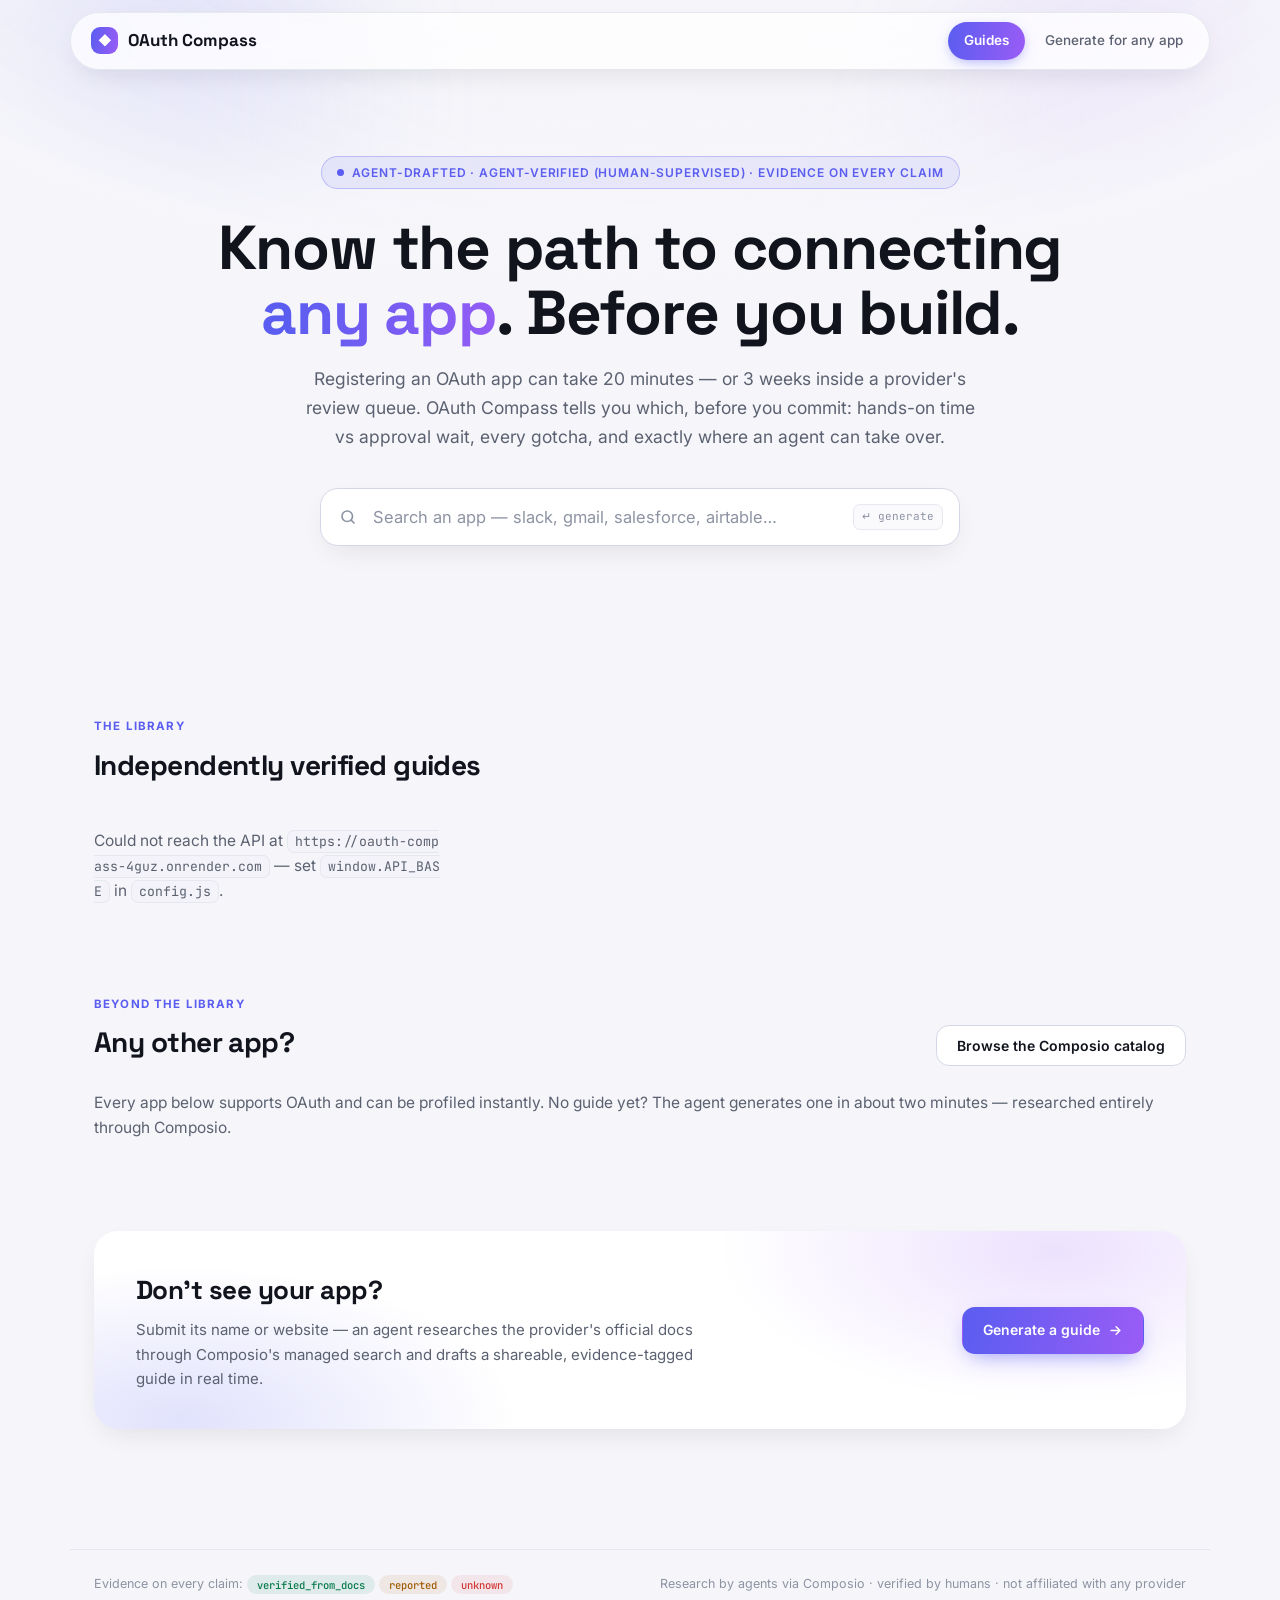
<file: frontend/index.html>
<!DOCTYPE html>
<html lang="en">
<head>
  <meta charset="UTF-8">
  <meta name="viewport" content="width=device-width, initial-scale=1.0">
  <title>OAuth Compass — know the path to connecting any app</title>
  <link rel="stylesheet" href="./style.css?v=3">
</head>
<body>
  <div class="aurora" aria-hidden="true"><span class="a1"></span><span class="a2"></span><span class="a3"></span></div>
  <header class="topbar">
    <a class="brand" href="./index.html"><span class="brand-mark">◆</span> OAuth Compass</a>
    <nav class="topnav">
      <a href="./index.html" class="active">Guides</a>
      <a href="./generate.html">Generate for any app</a>
    </nav>
  </header>
  <main class="container">
    <section class="hero">
      <span class="kicker"><span class="pulse"></span> Agent-drafted · agent-verified (human-supervised) · evidence on every claim</span>
      <h1>Know the path to connecting<br><span class="grad">any app</span>. Before you build.</h1>
      <p class="hero-sub">Registering an OAuth app can take 20 minutes — or 3 weeks inside a provider's
      review queue. OAuth Compass tells you which, before you commit: hands-on time vs approval wait,
      every gotcha, and exactly where an agent can take over.</p>
      <div class="search-wrap">
        <span class="search-icon"><svg width="18" height="18" viewBox="0 0 24 24" fill="none" stroke="currentColor" stroke-width="2.2" stroke-linecap="round"><circle cx="11" cy="11" r="7"/><path d="m20 20-3.5-3.5"/></svg></span>
        <input id="search-box" type="search" placeholder="Search an app — slack, gmail, salesforce, airtable…" autocomplete="off">
        <span class="search-hint">↵ generate</span>
        <div id="search-results" class="search-results" hidden></div>
      </div>
      <div class="stats" id="stats"></div>
      <div class="ticker-wrap" aria-hidden="true"><div class="ticker" id="ticker"></div></div>
    </section>

    <section class="section reveal">
      <div class="section-head">
        <div><p class="kicker2">The library</p><h2>Independently verified guides</h2></div>
        <span class="muted text-small" id="lib-count"></span>
      </div>
      <div class="grid" id="grid"></div>
    </section>

    <section class="section reveal">
      <div class="section-head">
        <div><p class="kicker2">Beyond the library</p><h2>Any other app?</h2></div>
        <button id="catalog-toggle" class="btn" type="button">Browse the Composio catalog</button>
      </div>
      <p class="muted" style="margin-top:0;">Every app below supports OAuth and can be profiled instantly.
      No guide yet? The agent generates one in about two minutes — researched entirely through Composio.</p>
      <div id="catalog-panel" class="grid" hidden></div>
      <div id="catalog-status" class="muted text-small" hidden></div>
    </section>

    <section class="cta reveal">
      <div>
        <h2>Don't see your app?</h2>
        <p class="muted">Submit its name or website — an agent researches the provider's official docs through
        Composio's managed search and drafts a shareable, evidence-tagged guide in real time.</p>
      </div>
      <a class="btn btn-primary" href="./generate.html">Generate a guide
        <svg width="15" height="15" viewBox="0 0 24 24" fill="none" stroke="currentColor" stroke-width="2.4" stroke-linecap="round" stroke-linejoin="round"><path d="M5 12h14M13 6l6 6-6 6"/></svg>
      </a>
    </section>
  </main>
  <footer class="footer">
    <span>Evidence on every claim:
      <span class="ev ev-verified_from_docs">verified_from_docs</span>
      <span class="ev ev-reported">reported</span>
      <span class="ev ev-unknown">unknown</span>
    </span>
    <span>Research by agents via Composio · verified by humans · not affiliated with any provider</span>
  </footer>
  <script src="./config.js"></script>
  <script src="./app.js" defer></script>
</body>
</html>
</file>
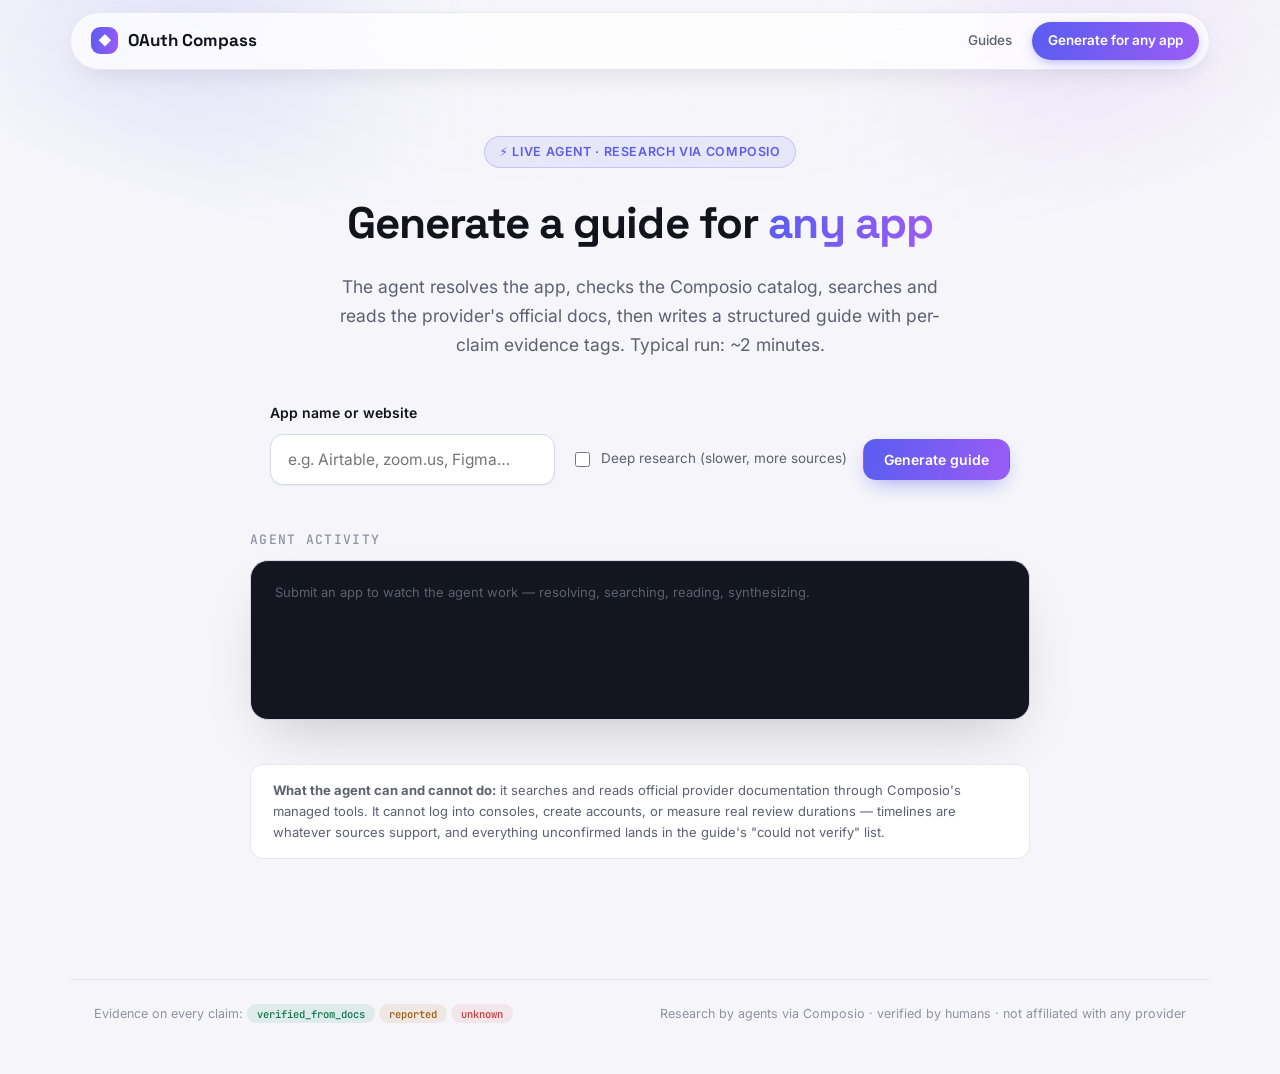
<file: frontend/generate.html>
<!DOCTYPE html>
<html lang="en">
<head>
  <meta charset="UTF-8">
  <meta name="viewport" content="width=device-width, initial-scale=1.0">
  <title>Generate a guide — OAuth Compass</title>
  <link rel="stylesheet" href="./style.css?v=3">
</head>
<body>
  <div class="aurora" aria-hidden="true"><span class="a1"></span><span class="a2"></span><span class="a3"></span></div>
  <header class="topbar">
    <a class="brand" href="./index.html"><span class="brand-mark">◆</span> OAuth Compass</a>
    <nav class="topnav">
      <a href="./index.html">Guides</a>
      <a href="./generate.html" class="active">Generate for any app</a>
    </nav>
  </header>
  <main class="container">
    <section class="gen-hero">
      <span class="kicker" style="display:inline-flex;align-items:center;gap:8px;font-size:12.5px;font-weight:600;letter-spacing:.05em;text-transform:uppercase;color:var(--accent);background:var(--accent-soft);border:1px solid color-mix(in srgb, var(--accent) 25%, transparent);padding:5px 14px;border-radius:999px;margin-bottom:20px;">⚡ Live agent · research via Composio</span>
      <h1>Generate a guide for <span class="grad" style="background:var(--grad);-webkit-background-clip:text;background-clip:text;color:transparent;">any app</span></h1>
      <p class="hero-sub" style="color:var(--ink-soft);max-width:640px;margin:0 auto;">The agent resolves the app, checks the Composio catalog, searches and reads the provider's official docs,
      then writes a structured guide with per-claim evidence tags. Typical run: ~2 minutes.</p>
    </section>

    <section class="gen-controls">
      <label class="form-label" for="gen-input">App name or website</label>
      <div class="gen-row">
        <input id="gen-input" class="form-control" type="text" placeholder="e.g. Airtable, zoom.us, Figma…">
        <label class="form-check">
          <input type="checkbox" id="gen-deep" class="form-check-input">
          <span>Deep research (slower, more sources)</span>
        </label>
        <button id="gen-btn" class="btn btn-primary" type="button">Generate guide</button>
      </div>
    </section>

    <section class="gen-progress-wrap">
      <h2>Agent activity</h2>
      <div id="gen-progress" class="gen-progress" aria-live="polite">
        <div class="muted" id="gen-idle" style="font-family:var(--font);">Submit an app to watch the agent work — resolving, searching, reading, synthesizing.</div>
      </div>
    </section>

    <section id="gen-result" class="gen-result" hidden>
      <a id="gen-result-link" class="btn btn-primary" href="#">Open the guide →</a>
    </section>

    <section class="gen-note">
      <strong>What the agent can and cannot do:</strong> it searches and reads official provider documentation
      through Composio's managed tools. It cannot log into consoles, create accounts, or measure real review
      durations — timelines are whatever sources support, and everything unconfirmed lands in the guide's
      "could not verify" list.
    </section>
  </main>
  <footer class="footer">
    <span>Evidence on every claim:
      <span class="ev ev-verified_from_docs">verified_from_docs</span>
      <span class="ev ev-reported">reported</span>
      <span class="ev ev-unknown">unknown</span>
    </span>
    <span>Research by agents via Composio · verified by humans · not affiliated with any provider</span>
  </footer>
  <script src="./config.js"></script>
  <script src="./app.js" defer></script>
</body>
</html>
</file>
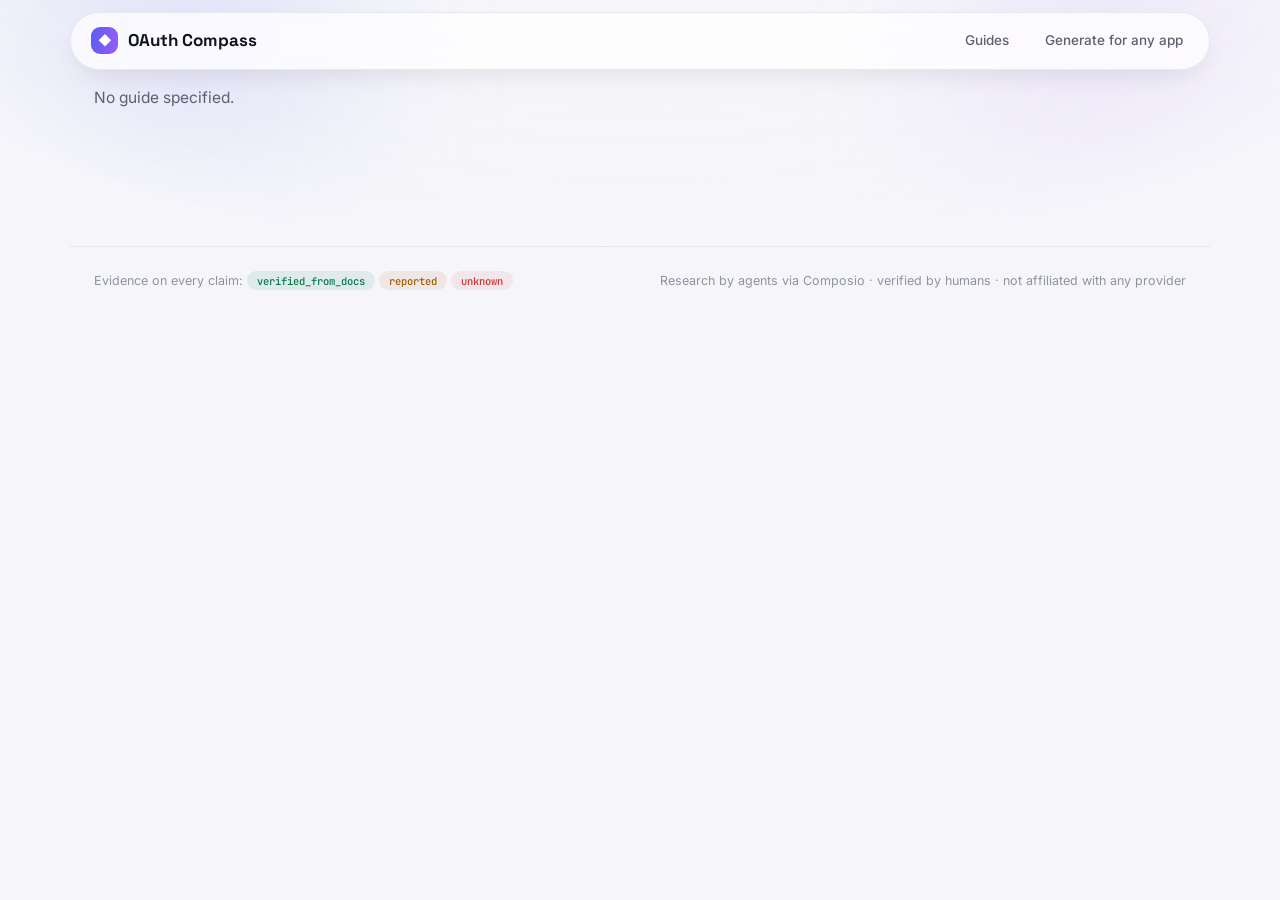
<file: frontend/guide.html>
<!DOCTYPE html>
<html lang="en">
<head>
  <meta charset="UTF-8">
  <meta name="viewport" content="width=device-width, initial-scale=1.0">
  <title>Guide — OAuth Compass</title>
  <link rel="stylesheet" href="./style.css?v=3">
</head>
<body>
  <div class="aurora" aria-hidden="true"><span class="a1"></span><span class="a2"></span><span class="a3"></span></div>
  <header class="topbar">
    <a class="brand" href="./index.html"><span class="brand-mark">◆</span> OAuth Compass</a>
    <nav class="topnav">
      <a href="./index.html">Guides</a>
      <a href="./generate.html">Generate for any app</a>
    </nav>
  </header>
  <main class="container">
    <div id="guide-root"><p class="muted" style="padding:60px 0;">Loading guide…</p></div>
  </main>
  <footer class="footer">
    <span>Evidence on every claim:
      <span class="ev ev-verified_from_docs">verified_from_docs</span>
      <span class="ev ev-reported">reported</span>
      <span class="ev ev-unknown">unknown</span>
    </span>
    <span>Research by agents via Composio · verified by humans · not affiliated with any provider</span>
  </footer>
  <script src="./config.js"></script>
  <script src="./app.js" defer></script>
</body>
</html>
</file>
<file: frontend/style.css>
/* ============================================================
   OAuth Compass — design system v3 "Aurora"
   Dark-first premium UI · Space Grotesk + Inter · motion-aware
   ============================================================ */
@import url('https://fonts.googleapis.com/css2?family=Inter:wght@400;500;600;700;800&family=Space+Grotesk:wght@500;600;700&family=JetBrains+Mono:wght@400;500;600&display=swap');

:root {
  --bg: #07080d;
  --bg-soft: #0d0f16;
  --surface: #11131c;
  --surface-2: #161925;
  --surface-glass: rgba(17, 19, 28, 0.72);
  --ink: #eaecf4;
  --ink-soft: #a2a8ba;
  --ink-faint: #676d7f;
  --line: #232736;
  --line-strong: #303550;
  --accent: #7d7fff;
  --accent-2: #b07cff;
  --accent-ink: #ffffff;
  --accent-soft: rgba(125, 127, 255, 0.13);
  --good: #3ddc97;
  --good-soft: rgba(61, 220, 151, 0.12);
  --warn: #fbbf24;
  --warn-soft: rgba(251, 191, 36, 0.11);
  --bad: #fb7185;
  --bad-soft: rgba(251, 113, 133, 0.12);
  --info: #6ea8fe;
  --info-soft: rgba(110, 168, 254, 0.12);
  --code-bg: #171a26;
  --console-bg: #0a0c13;
  --shadow-sm: 0 1px 2px rgba(0, 0, 0, 0.5);
  --shadow-md: 0 10px 30px -10px rgba(0, 0, 0, 0.6);
  --shadow-lg: 0 24px 60px -18px rgba(0, 0, 0, 0.65);
  --glow: 0 0 40px -8px rgba(125, 127, 255, 0.5);
  --r-sm: 9px; --r-md: 13px; --r-lg: 18px; --r-xl: 24px;
  --font: 'Inter', system-ui, -apple-system, 'Segoe UI', sans-serif;
  --display: 'Space Grotesk', var(--font);
  --mono: 'JetBrains Mono', ui-monospace, 'Cascadia Code', Consolas, monospace;
  --grad: linear-gradient(100deg, var(--accent), var(--accent-2));
}
@media (prefers-color-scheme: light) {
  :root {
    --bg: #f6f6fa;
    --bg-soft: #ededf3;
    --surface: #ffffff;
    --surface-2: #fafafd;
    --surface-glass: rgba(255, 255, 255, 0.75);
    --ink: #12141d;
    --ink-soft: #5b6170;
    --ink-faint: #8d93a3;
    --line: #e6e8f0;
    --line-strong: #d4d8e6;
    --accent: #5a5df0;
    --accent-2: #9a5cf6;
    --accent-soft: rgba(90, 93, 240, 0.09);
    --good: #067a4b; --good-soft: rgba(6, 122, 75, 0.09);
    --warn: #a05a03; --warn-soft: rgba(160, 90, 3, 0.09);
    --bad: #d13535; --bad-soft: rgba(209, 53, 53, 0.08);
    --info: #1f5edb; --info-soft: rgba(31, 94, 219, 0.09);
    --code-bg: #f3f3f9;
    --console-bg: #14161f;
    --shadow-sm: 0 1px 2px rgba(18, 20, 29, 0.06);
    --shadow-md: 0 10px 30px -12px rgba(18, 20, 29, 0.14);
    --shadow-lg: 0 26px 60px -20px rgba(18, 20, 29, 0.22);
    --glow: 0 0 44px -10px rgba(90, 93, 240, 0.45);
  }
}

* { box-sizing: border-box; }
html { scroll-behavior: smooth; }
body {
  margin: 0; color: var(--ink); font: 15.5px/1.62 var(--font);
  background: var(--bg);
  -webkit-font-smoothing: antialiased;
  overflow-x: hidden;
}

/* ---------- Aurora background ---------- */
.aurora { position: fixed; inset: 0; z-index: -2; overflow: hidden; pointer-events: none; }
.aurora::after {
  content: ""; position: absolute; inset: 0;
  background: radial-gradient(ellipse 90% 55% at 50% -12%, transparent 40%, var(--bg) 78%);
}
.aurora span {
  position: absolute; border-radius: 50%; filter: blur(90px); opacity: .5;
  animation: drift 26s ease-in-out infinite alternate;
}
.aurora .a1 { width: 560px; height: 560px; left: -140px; top: -180px;
  background: radial-gradient(circle, color-mix(in srgb, var(--accent) 55%, transparent), transparent 65%); }
.aurora .a2 { width: 520px; height: 520px; right: -120px; top: -140px;
  background: radial-gradient(circle, color-mix(in srgb, var(--accent-2) 48%, transparent), transparent 65%);
  animation-delay: -8s; }
.aurora .a3 { width: 640px; height: 400px; left: 28%; top: 34%;
  background: radial-gradient(circle, color-mix(in srgb, var(--accent-2) 26%, transparent), transparent 68%);
  animation-delay: -16s; opacity: .3; }
@keyframes drift {
  from { transform: translate(0, 0) scale(1); }
  to   { transform: translate(60px, 44px) scale(1.12); }
}
@media (prefers-reduced-motion: reduce) { .aurora span { animation: none; } }

::selection { background: color-mix(in srgb, var(--accent) 30%, transparent); }
:focus-visible { outline: 2px solid var(--accent); outline-offset: 2px; border-radius: 8px; }
h1, h2, h3 { font-family: var(--display); letter-spacing: -0.02em; }
a { color: var(--accent); text-decoration: none; transition: color .15s; }
a:hover { color: var(--accent-2); }
code { font-family: var(--mono); font-size: .85em; background: var(--code-bg); border: 1px solid var(--line); padding: 2px 7px; border-radius: 7px; word-break: break-all; }
pre { background: var(--code-bg); border: 1px solid var(--line); padding: 14px 16px; border-radius: var(--r-md); overflow-x: auto; font-family: var(--mono); font-size: 12.5px; line-height: 1.6; }
pre code { background: none; border: none; padding: 0; }

/* ---------- Glass topbar ---------- */
.topbar {
  position: sticky; top: 12px; z-index: 60;
  margin: 12px auto 0; max-width: 1140px; width: calc(100% - 36px);
  display: flex; align-items: center; justify-content: space-between;
  padding: 9px 10px 9px 20px; border-radius: 999px;
  background: var(--surface-glass);
  backdrop-filter: blur(18px) saturate(1.4); -webkit-backdrop-filter: blur(18px) saturate(1.4);
  border: 1px solid var(--line);
  box-shadow: var(--shadow-md);
}
.brand { display: flex; align-items: center; gap: 10px; font-family: var(--display); font-weight: 700; font-size: 17px; color: var(--ink); }
.brand:hover { color: var(--ink); }
.brand-mark {
  width: 27px; height: 27px; border-radius: 9px; display: inline-flex; align-items: center; justify-content: center;
  background: var(--grad); color: #fff; font-size: 13px;
  box-shadow: var(--glow);
}
.topnav { display: flex; gap: 4px; }
.topnav a {
  padding: 8px 16px; border-radius: 999px; color: var(--ink-soft);
  font-weight: 500; font-size: 13.5px; transition: all .18s;
}
.topnav a:hover { color: var(--ink); background: var(--accent-soft); text-decoration: none; }
.topnav a.active {
  color: var(--accent-ink); background: var(--grad); font-weight: 600;
  box-shadow: 0 4px 14px -4px color-mix(in srgb, var(--accent) 60%, transparent);
}

.container { max-width: 1140px; margin: 0 auto; padding: 0 24px 80px; }

/* ---------- Hero ---------- */
.hero { position: relative; text-align: center; padding: 86px 0 26px; }
.kicker {
  display: inline-flex; align-items: center; gap: 8px; margin-bottom: 26px;
  font-size: 12px; font-weight: 600; letter-spacing: .07em; text-transform: uppercase;
  color: var(--accent); background: var(--accent-soft);
  border: 1px solid color-mix(in srgb, var(--accent) 30%, transparent);
  padding: 6px 15px; border-radius: 999px;
}
.kicker .pulse { width: 7px; height: 7px; border-radius: 50%; background: var(--accent); box-shadow: 0 0 0 0 color-mix(in srgb, var(--accent) 70%, transparent); animation: pulse 2s infinite; }
@keyframes pulse { 0% { box-shadow: 0 0 0 0 color-mix(in srgb, var(--accent) 60%, transparent); } 70% { box-shadow: 0 0 0 8px transparent; } 100% { box-shadow: 0 0 0 0 transparent; } }
.hero h1 { font-size: clamp(36px, 5.6vw, 62px); line-height: 1.05; margin: 0 0 20px; font-weight: 700; }
.hero h1 .grad {
  background: linear-gradient(95deg, var(--accent) 5%, var(--accent-2) 55%, var(--accent) 100%);
  background-size: 200% 100%;
  -webkit-background-clip: text; background-clip: text; color: transparent;
  animation: shimmer 7s linear infinite;
}
@keyframes shimmer { to { background-position: 200% 0; } }
@media (prefers-reduced-motion: reduce) { .hero h1 .grad { animation: none; } }
.hero-sub { color: var(--ink-soft); font-size: 17.5px; line-height: 1.65; max-width: 680px; margin: 0 auto 36px; }

/* stats chips */
.stats { display: flex; justify-content: center; gap: 12px; flex-wrap: wrap; margin-bottom: 44px; }
.stat {
  display: inline-flex; align-items: center; gap: 9px;
  background: var(--surface-glass); border: 1px solid var(--line); border-radius: 999px;
  padding: 8px 18px; font-size: 13.5px; color: var(--ink-soft);
  backdrop-filter: blur(8px); -webkit-backdrop-filter: blur(8px);
}
.stat b { font-family: var(--display); color: var(--ink); font-weight: 700; }
.stat .dot { width: 7px; height: 7px; border-radius: 50%; background: var(--grad); }

/* ---------- Search ---------- */
.search-wrap { position: relative; max-width: 640px; margin: 0 auto; }
#search-box {
  width: 100%; padding: 18px 58px 18px 52px; font-size: 16.5px; font-family: var(--font);
  border: 1px solid var(--line-strong); border-radius: 18px;
  background: var(--surface); color: var(--ink);
  box-shadow: var(--shadow-md); transition: border-color .18s, box-shadow .18s;
}
#search-box::placeholder { color: var(--ink-faint); }
#search-box:focus { outline: none; border-color: var(--accent); box-shadow: 0 0 0 4px var(--accent-soft), var(--glow); }
.search-icon { position: absolute; left: 19px; top: 50%; transform: translateY(-50%); color: var(--ink-faint); display: flex; pointer-events: none; }
.search-hint {
  position: absolute; right: 17px; top: 50%; transform: translateY(-50%);
  font-family: var(--mono); font-size: 11px; color: var(--ink-faint);
  border: 1px solid var(--line); border-radius: 7px; padding: 3px 8px; background: var(--surface-2); pointer-events: none;
}
.search-results {
  position: absolute; left: 0; right: 0; top: calc(100% + 12px); z-index: 40;
  background: var(--surface-glass); backdrop-filter: blur(20px); -webkit-backdrop-filter: blur(20px);
  border: 1px solid var(--line-strong); border-radius: var(--r-lg);
  box-shadow: var(--shadow-lg); overflow: hidden; text-align: left;
}
.search-results a, .search-results .sr-item { display: block; padding: 14px 19px; border-bottom: 1px solid var(--line); color: var(--ink); }
.search-results a:last-child { border-bottom: none; }
.search-results a:hover { background: var(--accent-soft); color: var(--ink); text-decoration: none; }
.search-results .sr-kind { float: right; font-size: 11px; font-weight: 600; padding: 3px 10px; border-radius: 999px; background: var(--accent-soft); color: var(--accent); }
.search-results .sr-sub { font-size: 12.5px; color: var(--ink-soft); margin-top: 3px; }
.search-results .sr-none { color: var(--ink-soft); cursor: pointer; }
.search-results .sr-none:hover { background: var(--accent-soft); }

/* ---------- Ticker ---------- */
.ticker-wrap { overflow: hidden; margin: 34px auto 0; max-width: 860px; -webkit-mask-image: linear-gradient(90deg, transparent, #000 12%, #000 88%, transparent); mask-image: linear-gradient(90deg, transparent, #000 12%, #000 88%, transparent); }
.ticker { display: inline-flex; gap: 10px; white-space: nowrap; animation: scroll 36s linear infinite; }
.ticker-wrap:hover .ticker { animation-play-state: paused; }
@keyframes scroll { to { transform: translateX(-50%); } }
.ticker span {
  display: inline-flex; align-items: center; gap: 7px;
  font-family: var(--mono); font-size: 12px; color: var(--ink-soft);
  border: 1px solid var(--line); border-radius: 999px; padding: 5px 13px; background: var(--surface);
}
.ticker span i { width: 5px; height: 5px; border-radius: 50%; background: var(--accent); font-style: normal; }
@media (prefers-reduced-motion: reduce) { .ticker { animation: none; } }

/* ---------- Sections ---------- */
.section { margin-top: 76px; }
.section-head { display: flex; align-items: flex-end; justify-content: space-between; gap: 16px; flex-wrap: wrap; margin-bottom: 24px; }
.kicker2 { font-size: 11.5px; font-weight: 700; letter-spacing: .1em; text-transform: uppercase; color: var(--accent); margin: 0 0 7px; }
.section-head h2 { margin: 0; font-size: 28px; }
.muted { color: var(--ink-soft); }
.text-small { font-size: 13px; }

/* ---------- Cards with gradient hairline + cursor glow ---------- */
.grid { display: grid; grid-template-columns: repeat(auto-fill, minmax(330px, 1fr)); gap: 18px; }
.card {
  --mx: 50%; --my: 0%;
  position: relative; display: flex; flex-direction: column;
  background: var(--surface); border-radius: var(--r-lg);
  padding: 22px 24px; color: var(--ink);
  border: 1px solid transparent;
  background-clip: padding-box;
  box-shadow: var(--shadow-sm);
  transition: transform .22s cubic-bezier(.2,.7,.3,1.2), box-shadow .22s ease;
  overflow: hidden;
}
.card::before {
  content: ""; position: absolute; inset: 0; border-radius: inherit; padding: 1px; pointer-events: none;
  background: linear-gradient(135deg, color-mix(in srgb, var(--accent) 55%, var(--line)), var(--line) 40%, color-mix(in srgb, var(--accent-2) 45%, var(--line)));
  -webkit-mask: linear-gradient(#000 0 0) content-box, linear-gradient(#000 0 0);
  -webkit-mask-composite: xor; mask-composite: exclude;
  opacity: .55; transition: opacity .2s;
}
.card::after {
  content: ""; position: absolute; inset: 0; pointer-events: none; border-radius: inherit;
  background: radial-gradient(340px circle at var(--mx) var(--my), color-mix(in srgb, var(--accent) 12%, transparent), transparent 65%);
  opacity: 0; transition: opacity .25s;
}
a.card:hover { transform: translateY(-4px); box-shadow: var(--shadow-lg), var(--glow); text-decoration: none; color: var(--ink); }
a.card:hover::before { opacity: 1; }
a.card:hover::after { opacity: 1; }
.card-top { display: flex; gap: 8px; flex-wrap: wrap; margin-bottom: 13px; }
.guide-card h3 { margin: 0 0 9px; font-size: 19px; font-weight: 600; }
.guide-card p { margin: 0 0 18px; font-size: 14px; color: var(--ink-soft); line-height: 1.58; }
.card-meta {
  margin-top: auto; display: flex; gap: 20px; flex-wrap: wrap; font-size: 13px; font-weight: 500; color: var(--ink-soft);
  border-top: 1px solid var(--line); padding-top: 14px; position: relative; z-index: 1;
}
.card-meta span { display: inline-flex; align-items: center; gap: 7px; }
.card-meta svg { opacity: .6; }

.catalog-card { display: flex; gap: 13px; align-items: center; padding: 13px 16px; border-radius: var(--r-md); }
.catalog-card img { width: 34px; height: 34px; border-radius: 9px; background: var(--surface-2); padding: 3px; }
.catalog-card .cat-meta { flex: 1; min-width: 0; z-index: 1; }
.catalog-card .cat-name { font-weight: 600; font-size: 14.5px; }
.catalog-card .cat-sub { font-size: 12px; color: var(--ink-soft); }
.catalog-card .go { color: var(--ink-faint); font-weight: 600; font-size: 13px; transition: color .15s, transform .15s; z-index: 1; }
a.catalog-card:hover .go { color: var(--accent); transform: translateX(4px); }

/* ---------- Badges ---------- */
.badge {
  display: inline-flex; align-items: center; gap: 6px; position: relative; z-index: 1;
  font-size: 11.5px; font-weight: 600; padding: 3.5px 11px; border-radius: 999px;
  background: var(--bg-soft); color: var(--ink-soft);
}
.badge::before { content: ""; width: 6px; height: 6px; border-radius: 50%; background: currentColor; opacity: .9; }
.badge.no-dot::before { display: none; }
.tier-1 { background: var(--good-soft); color: var(--good); }
.tier-2 { background: color-mix(in srgb, var(--good) 14%, transparent); color: var(--good); }
.tier-3 { background: var(--warn-soft); color: var(--warn); }
.tier-4 { background: color-mix(in srgb, var(--bad) 14%, transparent); color: var(--bad); }
.tier-5 { background: var(--bad-soft); color: var(--bad); }
.badge-managed { background: var(--info-soft); color: var(--info); }
.badge-byo { background: var(--warn-soft); color: var(--warn); }
.badge-agent { background: var(--info-soft); color: var(--info); }
.badge-human { background: var(--warn-soft); color: var(--warn); }
.badge-agent::before, .badge-human::before, .badge-req::before { display: none; }
.badge-req { background: var(--bad-soft); color: var(--bad); }
.badge-version { background: var(--accent-soft); color: var(--accent); }

/* ---------- Buttons ---------- */
.btn {
  display: inline-flex; align-items: center; justify-content: center; gap: 8px;
  padding: 11px 20px; border-radius: 13px; cursor: pointer;
  border: 1px solid var(--line-strong); background: var(--surface); color: var(--ink);
  font-weight: 600; font-size: 14px; font-family: var(--font);
  transition: all .18s; text-decoration: none; position: relative;
}
.btn:hover { border-color: var(--accent); color: var(--accent); text-decoration: none; transform: translateY(-1px); }
.btn-primary {
  background: var(--grad); color: var(--accent-ink); border-color: transparent;
  box-shadow: 0 8px 22px -8px color-mix(in srgb, var(--accent) 65%, transparent);
}
.btn-primary:hover { color: var(--accent-ink); filter: brightness(1.08); box-shadow: 0 10px 26px -8px color-mix(in srgb, var(--accent) 75%, transparent); }
.btn-xs { padding: 6px 13px; font-size: 12.5px; border-radius: 10px; }
.btn[disabled] { opacity: .55; cursor: not-allowed; transform: none; }

/* ---------- CTA ---------- */
.cta {
  position: relative; display: flex; align-items: center; justify-content: space-between; gap: 24px; flex-wrap: wrap;
  margin-top: 76px; padding: 38px 42px; border-radius: var(--r-xl);
  background: var(--surface); overflow: hidden; box-shadow: var(--shadow-md);
}
.cta::before {
  content: ""; position: absolute; inset: 0; pointer-events: none;
  background:
    radial-gradient(480px 220px at 88% 10%, color-mix(in srgb, var(--accent-2) 18%, transparent), transparent 70%),
    radial-gradient(480px 220px at 8% 95%, color-mix(in srgb, var(--accent) 18%, transparent), transparent 70%);
}
.cta > * { position: relative; }
.cta h2 { margin: 0 0 7px; font-size: 26px; }
.cta .muted { margin: 0; max-width: 580px; font-size: 15px; }

/* ---------- Guide page ---------- */
.guide-head { padding: 48px 0 8px; max-width: 880px; }
.badges { display: flex; gap: 8px; flex-wrap: wrap; margin-bottom: 18px; }
.guide h1 { font-size: clamp(28px, 4.2vw, 40px); margin: 4px 0 14px; font-weight: 700; }
.lede { color: var(--ink-soft); font-size: 17px; line-height: 1.68; margin: 0 0 26px; }
.timebar { display: grid; grid-template-columns: repeat(auto-fit, minmax(190px, 1fr)); gap: 13px; margin: 24px 0 8px; }
.timebar-cell {
  position: relative; background: var(--surface); border: 1px solid var(--line);
  border-radius: var(--r-md); padding: 16px 19px; display: flex; flex-direction: column; gap: 3px;
  box-shadow: var(--shadow-sm); overflow: hidden;
}
.timebar-cell::before { content: ""; position: absolute; left: 0; top: 0; bottom: 0; width: 3px; background: var(--grad); opacity: .8; }
.timebar-cell .muted { font-size: 11px; font-weight: 700; letter-spacing: .08em; text-transform: uppercase; }
.timebar-cell strong { font-size: 15px; font-weight: 600; }
.versions { display: flex; align-items: center; gap: 8px; flex-wrap: wrap; margin-top: 20px; }

.g-section { margin-top: 58px; }
.g-section > h2 { display: flex; align-items: center; gap: 11px; font-size: 22px; margin: 0 0 20px; }
.g-section > h2::before {
  content: ""; width: 9px; height: 24px; border-radius: 5px; flex-shrink: 0;
  background: var(--grad); box-shadow: 0 0 12px -2px color-mix(in srgb, var(--accent) 70%, transparent);
}

.prereq-list { list-style: none; padding: 0; margin: 0; display: grid; grid-template-columns: repeat(auto-fill, minmax(350px, 1fr)); gap: 11px; }
.prereq-list li {
  background: var(--surface); border: 1px solid var(--line); border-radius: var(--r-md);
  padding: 14px 17px; font-size: 14.5px; display: flex; gap: 11px; align-items: flex-start; box-shadow: var(--shadow-sm);
}
.prereq-list .badge { flex-shrink: 0; margin-top: 2px; }

.steps { list-style: none; margin: 0; padding: 0; position: relative; }
.steps::before {
  content: ""; position: absolute; left: 19px; top: 30px; bottom: 30px; width: 2px;
  background: linear-gradient(180deg, var(--accent), var(--accent-2)); opacity: .35;
}
.step {
  position: relative; background: var(--surface); border: 1px solid var(--line);
  border-radius: var(--r-lg); padding: 19px 24px 16px 66px; margin-bottom: 14px;
  box-shadow: var(--shadow-sm);
}
.step::before {
  content: attr(data-n); position: absolute; left: 10px; top: 22px;
  width: 21px; height: 21px; border-radius: 50%;
  background: var(--grad); color: var(--accent-ink); font-weight: 700; font-size: 11px;
  display: flex; align-items: center; justify-content: center;
  box-shadow: 0 0 0 5px var(--bg), var(--glow);
}
.step-head { display: flex; align-items: center; gap: 10px; flex-wrap: wrap; }
.step-head h3 { margin: 0; font-size: 16.5px; font-weight: 600; flex: 1; min-width: 200px; }
.step-where { font-size: 13px; color: var(--accent); font-weight: 500; margin: 7px 0 4px; }
.step p { margin: 8px 0; font-size: 14.5px; color: color-mix(in srgb, var(--ink) 90%, var(--ink-soft)); }
.nuance {
  border-left: 3px solid var(--warn); background: var(--warn-soft);
  padding: 10px 15px; border-radius: 0 11px 11px 0; font-size: 13.5px; margin: 10px 0;
}
.nuance strong { color: var(--warn); }
.evidence-line { display: flex; gap: 10px; align-items: center; font-size: 12.5px; margin-top: 12px; padding-top: 11px; border-top: 1px dashed var(--line); }
.ev { font-family: var(--mono); font-size: 11px; font-weight: 500; padding: 2.5px 10px; border-radius: 999px; background: var(--bg-soft); color: var(--ink-soft); }
.ev-verified_from_docs { background: var(--good-soft); color: var(--good); }
.ev-reported { background: var(--warn-soft); color: var(--warn); }
.ev-unknown { background: var(--bad-soft); color: var(--bad); }
.src-link { font-size: 12.5px; font-weight: 600; display: inline-flex; align-items: center; gap: 4px; }

.gotchas { display: grid; grid-template-columns: repeat(auto-fill, minmax(350px, 1fr)); gap: 15px; }
.gotcha {
  background: var(--surface); border: 1px solid var(--line); border-radius: var(--r-lg);
  padding: 17px 21px; position: relative; overflow: hidden; box-shadow: var(--shadow-sm);
}
.gotcha::before { content: ""; position: absolute; left: 0; top: 0; bottom: 0; width: 3px; background: linear-gradient(180deg, var(--warn), transparent); }
.gotcha h3 { font-size: 15px; margin: 0 0 8px; display: flex; gap: 8px; align-items: center; flex-wrap: wrap; }
.gotcha p { margin: 6px 0; font-size: 14px; color: var(--ink-soft); }
.gotcha .fix { color: var(--ink); }
.gotcha .fix strong { color: var(--good); }

.blockers { padding-left: 0; list-style: none; display: flex; flex-direction: column; gap: 11px; }
.blockers li { background: var(--surface); border: 1px solid var(--line); border-radius: var(--r-md); padding: 14px 18px; font-size: 14.5px; box-shadow: var(--shadow-sm); }
.blockers .muted { display: block; margin-top: 5px; font-size: 13px; }

.two-col { display: grid; grid-template-columns: 1fr 1fr; gap: 16px; }
@media (max-width: 760px) { .two-col { grid-template-columns: 1fr; } }
.avh-panel { background: var(--surface); border: 1px solid var(--line); border-radius: var(--r-lg); padding: 20px 24px; box-shadow: var(--shadow-sm); }
.avh-panel h2 { margin: 0 0 13px; font-size: 16px; display: flex; align-items: center; gap: 10px; }
.avh-icon { width: 32px; height: 32px; border-radius: 10px; display: inline-flex; align-items: center; justify-content: center; flex-shrink: 0; }
.avh-agent .avh-icon { background: var(--info-soft); color: var(--info); }
.avh-human .avh-icon { background: var(--warn-soft); color: var(--warn); }
.agent-can, .human-must { padding-left: 0; margin: 0; list-style: none; display: flex; flex-direction: column; gap: 9px; font-size: 14px; }
.agent-can li::before { content: "✦"; color: var(--info); font-weight: 700; margin-right: 9px; }
.human-must li::before { content: "✋"; margin-right: 9px; font-size: 12px; }

.composio-next .panel { background: var(--surface); border: 1px solid var(--line); border-radius: var(--r-lg); padding: 22px 26px; box-shadow: var(--shadow-sm); }
.composio-next p { margin: 8px 0; font-size: 14.5px; }

.evidence-panel {
  background: var(--surface); border: 1px solid var(--line-strong); border-radius: var(--r-xl);
  padding: 28px 32px; box-shadow: var(--shadow-md); position: relative; overflow: hidden;
}
.evidence-panel::before {
  content: ""; position: absolute; inset: 0; pointer-events: none;
  background: radial-gradient(500px 200px at 90% 0%, var(--accent-soft), transparent 70%);
}
.evidence-panel > * { position: relative; }
.evidence-panel h2 { display: flex; align-items: center; gap: 11px; font-size: 22px; margin: 0 0 14px; }
.sources { padding: 0; margin: 0; list-style: none; }
.sources li { padding: 12px 2px; border-bottom: 1px dashed var(--line); font-size: 14px; }
.sources li:last-child { border-bottom: none; }
.sources a { font-weight: 600; }
.unverified {
  margin-top: 18px; border: 1px dashed color-mix(in srgb, var(--warn) 50%, var(--line));
  background: var(--warn-soft); padding: 15px 19px; border-radius: var(--r-md); font-size: 14px;
}
.unverified ul { margin: 9px 0 0; padding-left: 20px; display: flex; flex-direction: column; gap: 5px; }
.provenance {
  margin: 20px 0 0; padding-top: 17px; border-top: 1px solid var(--line);
  font-size: 12.5px; color: var(--ink-faint); display: flex; gap: 7px; flex-wrap: wrap; align-items: center;
}

/* ---------- Generate page ---------- */
.gen-hero { text-align: center; padding: 66px 0 8px; }
.gen-hero h1 { font-size: clamp(29px, 4.4vw, 44px); margin: 0 0 14px; }
.gen-hero .grad { background: var(--grad); -webkit-background-clip: text; background-clip: text; color: transparent; }
.gen-controls { max-width: 740px; margin: 34px auto 0; }
.form-label { display: block; font-weight: 600; margin-bottom: 9px; font-size: 14px; }
.form-control {
  width: 100%; padding: 15px 17px; font-size: 15.5px; font-family: var(--font);
  border: 1px solid var(--line-strong); border-radius: var(--r-md);
  background: var(--surface); color: var(--ink); box-shadow: var(--shadow-sm);
  transition: border-color .18s, box-shadow .18s;
}
.form-control:focus { outline: none; border-color: var(--accent); box-shadow: 0 0 0 4px var(--accent-soft), var(--glow); }
.gen-row { display: flex; align-items: center; gap: 16px; flex-wrap: wrap; margin-top: 4px; }
.gen-row .form-control { flex: 1; min-width: 260px; }
.form-check { display: inline-flex; align-items: center; gap: 8px; color: var(--ink-soft); font-size: 13.5px; cursor: pointer; }
.form-check-input { accent-color: var(--accent); width: 15px; height: 15px; }

.gen-progress-wrap { max-width: 780px; margin: 44px auto 0; }
.gen-progress-wrap h2 { font-size: 13px; margin: 0 0 10px; color: var(--ink-faint); font-family: var(--mono); font-weight: 500; letter-spacing: .1em; text-transform: uppercase; }
.gen-progress {
  background: var(--console-bg); color: #c9cee0;
  border: 1px solid var(--line-strong);
  border-radius: var(--r-lg); padding: 20px 24px; min-height: 160px; max-height: 420px; overflow-y: auto;
  font-family: var(--mono); font-size: 13px; line-height: 1.75;
  display: flex; flex-direction: column; gap: 5px;
  box-shadow: var(--shadow-lg), inset 0 1px 0 rgba(255,255,255,.04);
}
.ev-line { display: flex; gap: 13px; align-items: baseline; animation: slidein .3s ease; }
@keyframes slidein { from { opacity: 0; transform: translateY(5px); } to { opacity: 1; transform: none; } }
.ev-stage { color: var(--accent-2); font-weight: 600; min-width: 106px; text-transform: uppercase; font-size: 10.5px; letter-spacing: .1em; }
.ev-line.stage-error .ev-stage { color: var(--bad); }
.ev-line.stage-done .ev-stage { color: var(--good); }
.ev-line.stage-search .ev-stage { color: var(--info); }
.caret::after { content: "▊"; margin-left: 2px; color: var(--accent-2); animation: blink 1s steps(1) infinite; }
@keyframes blink { 50% { opacity: 0; } }
@media (prefers-reduced-motion: reduce) { .ev-line { animation: none; } .caret::after { animation: none; } }

.gen-result { max-width: 780px; margin: 28px auto 0; text-align: center; }
.gen-note {
  max-width: 780px; margin: 44px auto 0; font-size: 13px; color: var(--ink-soft);
  background: var(--surface); border: 1px solid var(--line); border-radius: var(--r-md); padding: 15px 22px;
}

/* ---------- Footer ---------- */
.footer {
  max-width: 1140px; margin: 40px auto 0; padding: 24px 24px 50px;
  display: flex; gap: 16px; flex-wrap: wrap; justify-content: space-between; align-items: center;
  color: var(--ink-faint); font-size: 12.5px;
  border-top: 1px solid var(--line);
}
.footer .ev { font-size: 10.5px; }

/* ---------- Reveal on scroll ---------- */
.reveal { opacity: 0; transform: translateY(16px); transition: opacity .55s ease, transform .55s cubic-bezier(.2,.7,.3,1); }
.reveal.in { opacity: 1; transform: none; }
@media (prefers-reduced-motion: reduce) { .reveal { opacity: 1; transform: none; transition: none; } }

/* ---------- Responsive ---------- */
@media (max-width: 720px) {
  .topbar { margin: 10px auto 0; width: calc(100% - 24px); padding: 8px 8px 8px 16px; }
  .hero { padding: 56px 0 20px; }
  .search-hint { display: none; }
  .cta { padding: 28px 24px; }
  .step { padding-left: 56px; }
  .container { padding: 0 18px 64px; }
}
</file>
